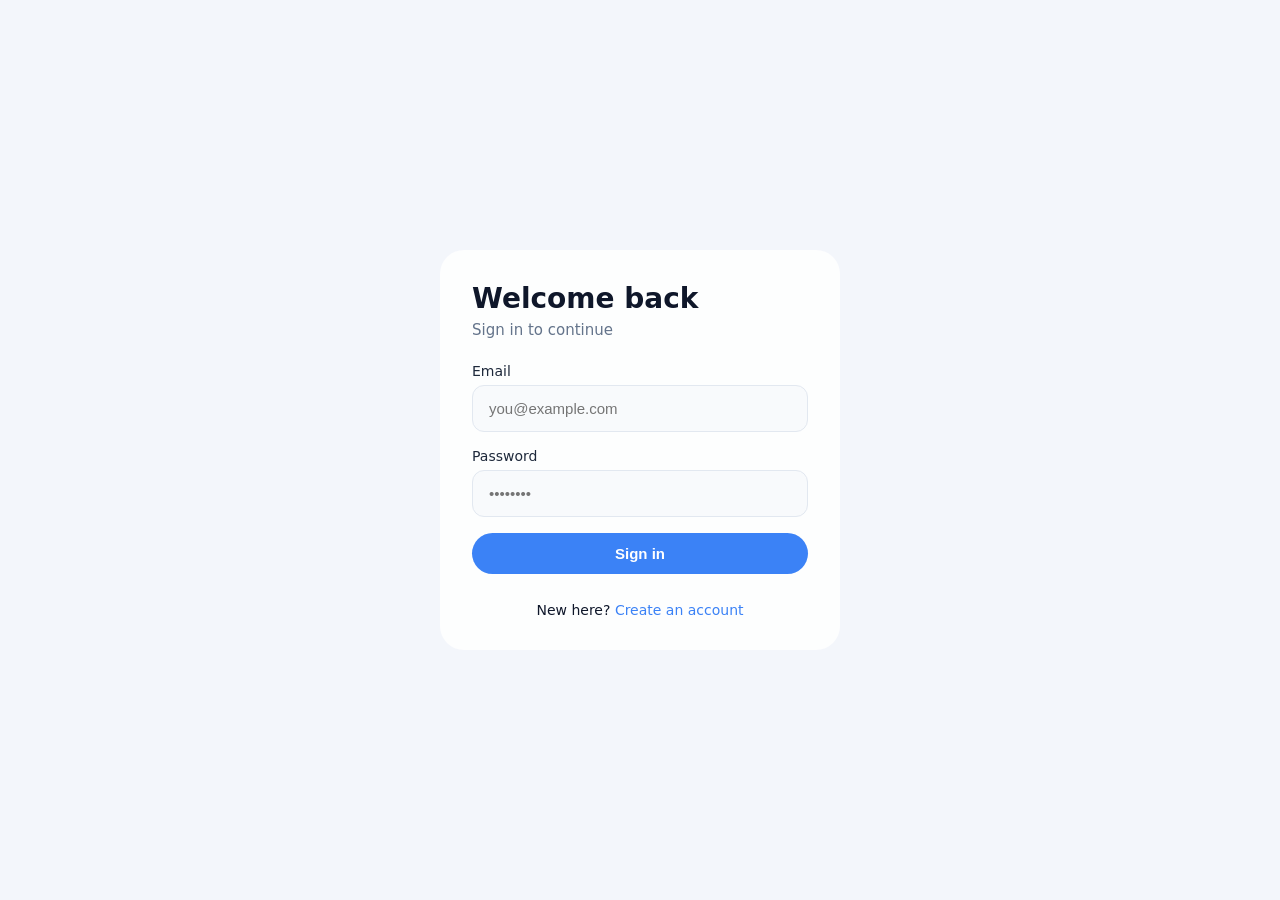
<file: template/login.html>
<!DOCTYPE html>
<html lang="th">
<head>
  <meta charset="UTF-8" />
  <meta name="viewport" content="width=device-width, initial-scale=1" />
  <title>Login</title>
  <link rel="stylesheet" href="/CSS/style.css" />
</head>
<body>
  <main class="wrap">
    <section class="panel">
      <h1 class="title">Welcome back</h1>
      <p class="muted">Sign in to continue</p>

     <form class="grid" action="/login" method="post">
  <label class="field">
    <span class="label">Email</span>
    <input class="input" type="email" name="email" placeholder="you@example.com" required />
  </label>

  <label class="field">
    <span class="label">Password</span>
    <input class="input" type="password" name="password" placeholder="••••••••" minlength="8" required />
  </label>

  <button class="btn primary" type="submit">Sign in</button>

  <p class="new-here">
    New here?
    <a href="/signup" class="btn-ghost">Create an account</a>
  </p>
</form>

    </section>
  </main>
</body>
</html>
</file>
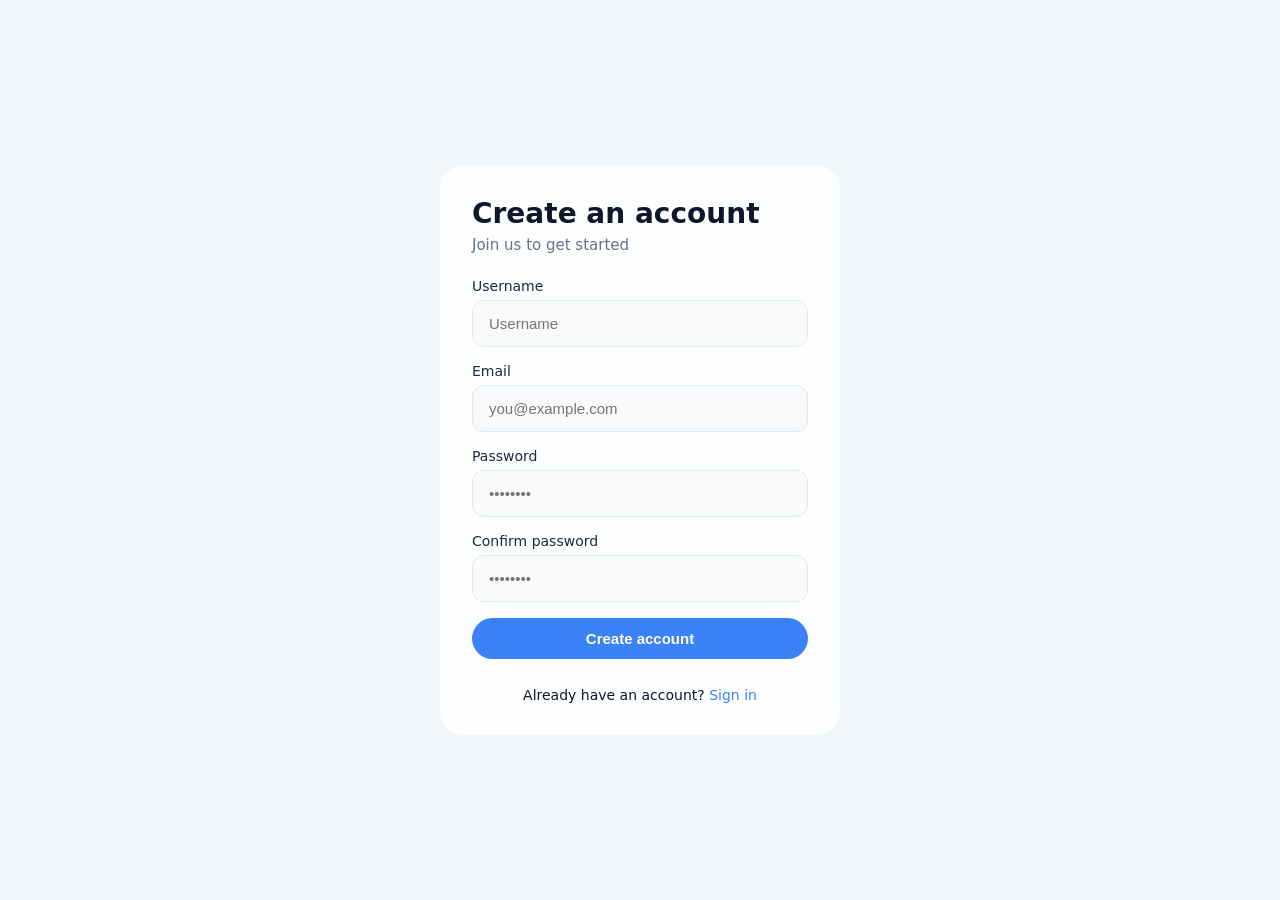
<file: template/signup.html>
<!DOCTYPE html>
<html lang="th">
<head>
  <meta charset="UTF-8" />
  <meta name="viewport" content="width=device-width, initial-scale=1" />
  <title>Signup</title>
  <link rel="stylesheet" href="/CSS/style.css" />
</head>
<body>
  <main class="wrap">
    <section class="panel">
      <h1 class="title">Create an account</h1>
      <p class="muted">Join us to get started</p>

     <form id="signupForm" class="grid" action="/signup" method="post">
  <label class="field">
    <span class="label">Username</span>
    <input class="input" type="text" name="username" placeholder="Username" required />
  </label>

  <label class="field">
    <span class="label">Email</span>
    <input class="input" type="email" name="email" placeholder="you@example.com" required />
  </label>

  <label class="field">
    <span class="label">Password</span>
    <input class="input" type="password" name="password" placeholder="••••••••" minlength="8" required />
  </label>

  <label class="field">
    <span class="label">Confirm password</span>
    <input class="input" type="password" name="confirm" placeholder="••••••••" minlength="8" required />
  </label>

  <button class="btn primary" type="submit" >Create account</button>

  <p class="new-here">
    Already have an account?
    <a href="/login" class="btn-ghost">Sign in</a>
  </p>
</form>

      
    </section>
  </main>
</body>
</html>
</file>
<file: CSS/style.css>
/* Reset */
* { box-sizing: border-box; margin: 0; padding: 0; }
body {
  font-family: "Inter", system-ui, -apple-system, "Segoe UI", Roboto, Arial, sans-serif;
  background: #f3f6fb;
  color: #0f172a;
}

/* Center */
.wrap {
  min-height: 100vh;
  display: grid;
  place-items: center;
  padding: 24px;
}

/* Panel */
.panel {
  width: 100%;
  max-width: 400px;
  border-radius: 24px;
  padding: 32px;
  background: rgba(255, 255, 255, 0.85);
}

/* Title */
.title {
  font-size: 28px;
  font-weight: 700;
  margin-bottom: 6px;
}
.muted {
  color: #64748b;
  font-size: 15px;
  margin-bottom: 24px;
}

/* Form */
.grid { display: grid; gap: 16px; }
.field { display: grid; gap: 6px; }
.label { font-size: 14px; font-weight: 500; color: #1e293b; }

/* Input */
.input {
  padding: 14px 16px;
  border-radius: 12px;
  border: 1px solid #e2e8f0;
  background: #f8fafc;
  font-size: 15px;
  transition: border 0.2s, box-shadow 0.2s;
}
.input:focus {
  outline: none;
  border: 1px solid #3b82f6;
  box-shadow: 0 0 0 3px rgba(59,130,246,0.15);
}

/* Buttons */
.btn {
  display: block;
  padding: 12px 18px;
  border-radius: 999px;
  border: 1px solid #e2e8f0;
  background: #ffffff;
  font-size: 15px;
  font-weight: 600;
  cursor: pointer;
  transition: all 0.2s;
  width: 100%;
}
.btn:hover { background: #f1f5f9; }
.btn.primary {
  background: #3b82f6;
  color: #ffffff;
  border: none;
}
.btn.primary:hover { background: #2563eb; }

/* Ghost link */
.btn-ghost {
  font-size: 14px;
  color: #3b82f6;
  text-decoration: none;
}
.btn-ghost:hover { text-decoration: underline; }

/* New here */
.new-here {
  text-align: center;
  font-size: 14px;
  margin-top: 12px;
}

/* Loader */
.loader {
  position: fixed;
  inset: 0;
  background: #f3f6fb;
  display: flex;
  align-items: center;
  justify-content: center;
  font-size: 48px;
  z-index: 50;
  transition: opacity 0.4s;
}
</file>
